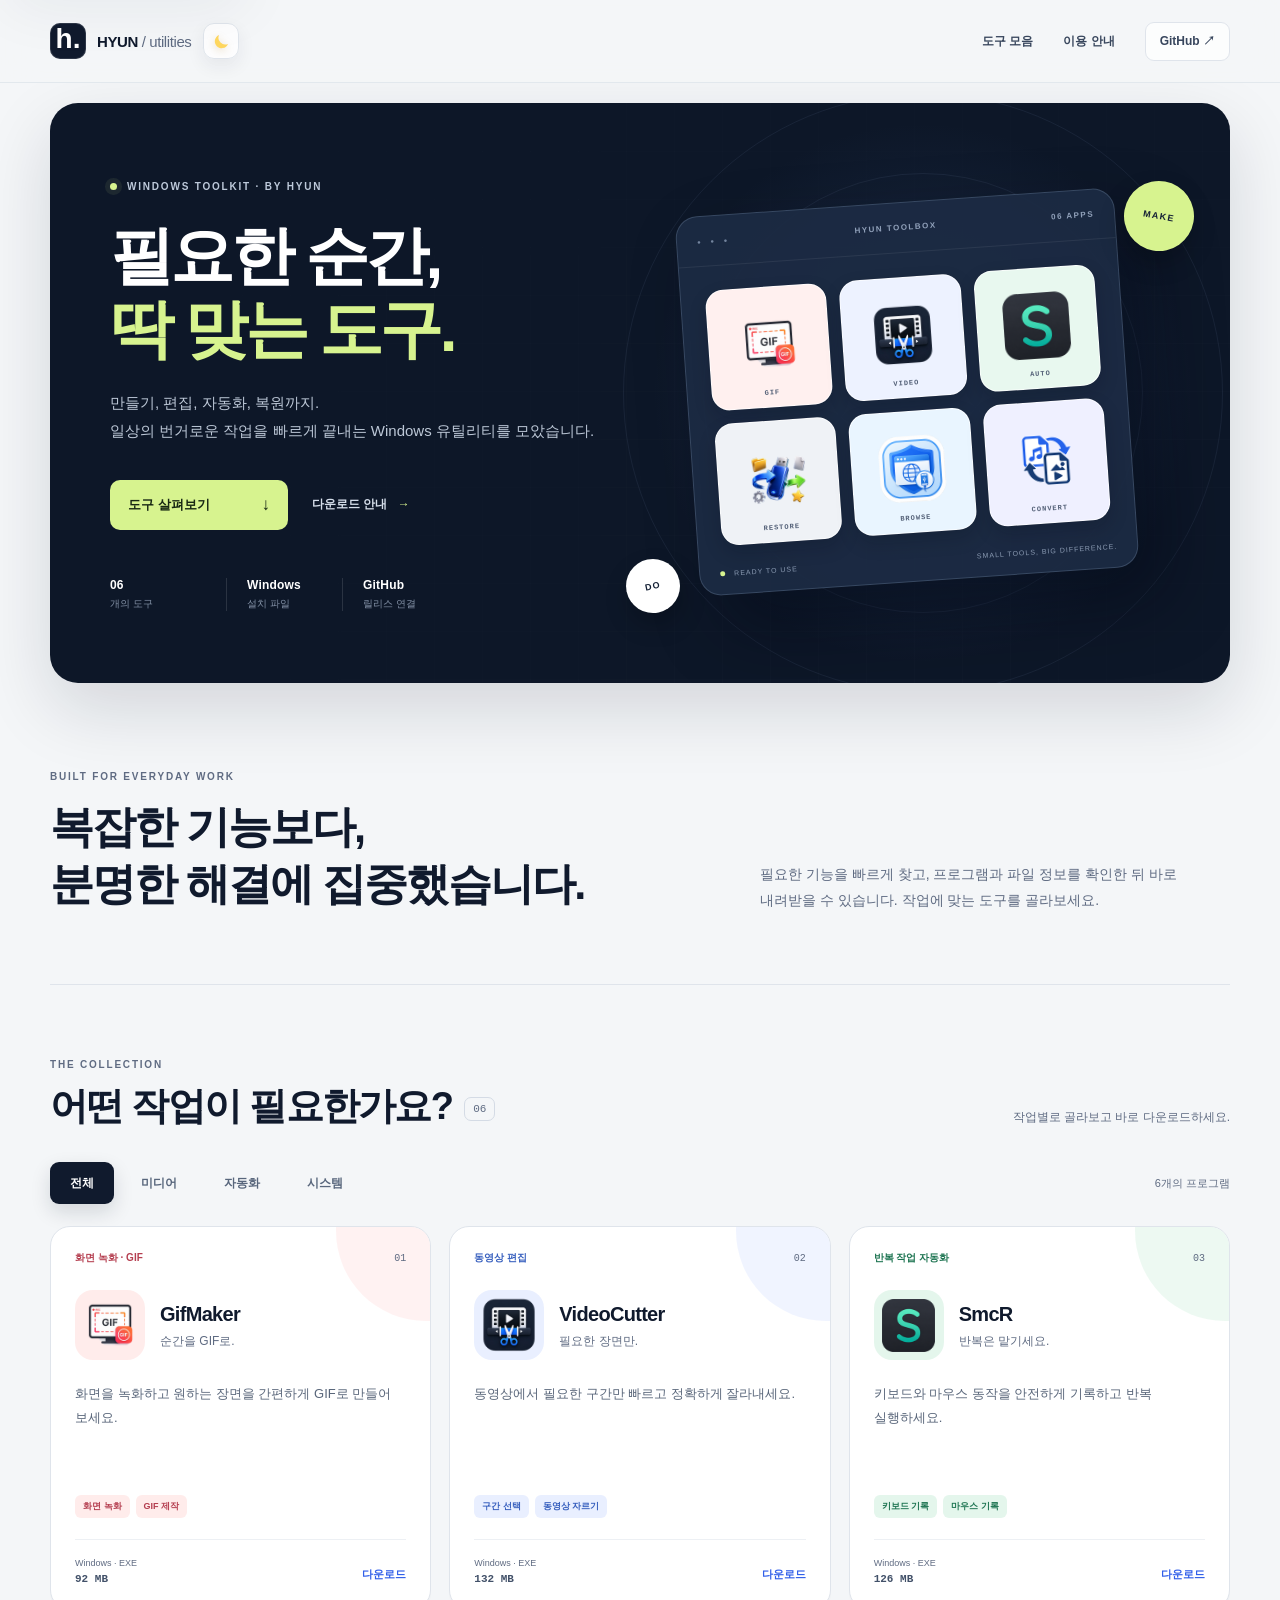
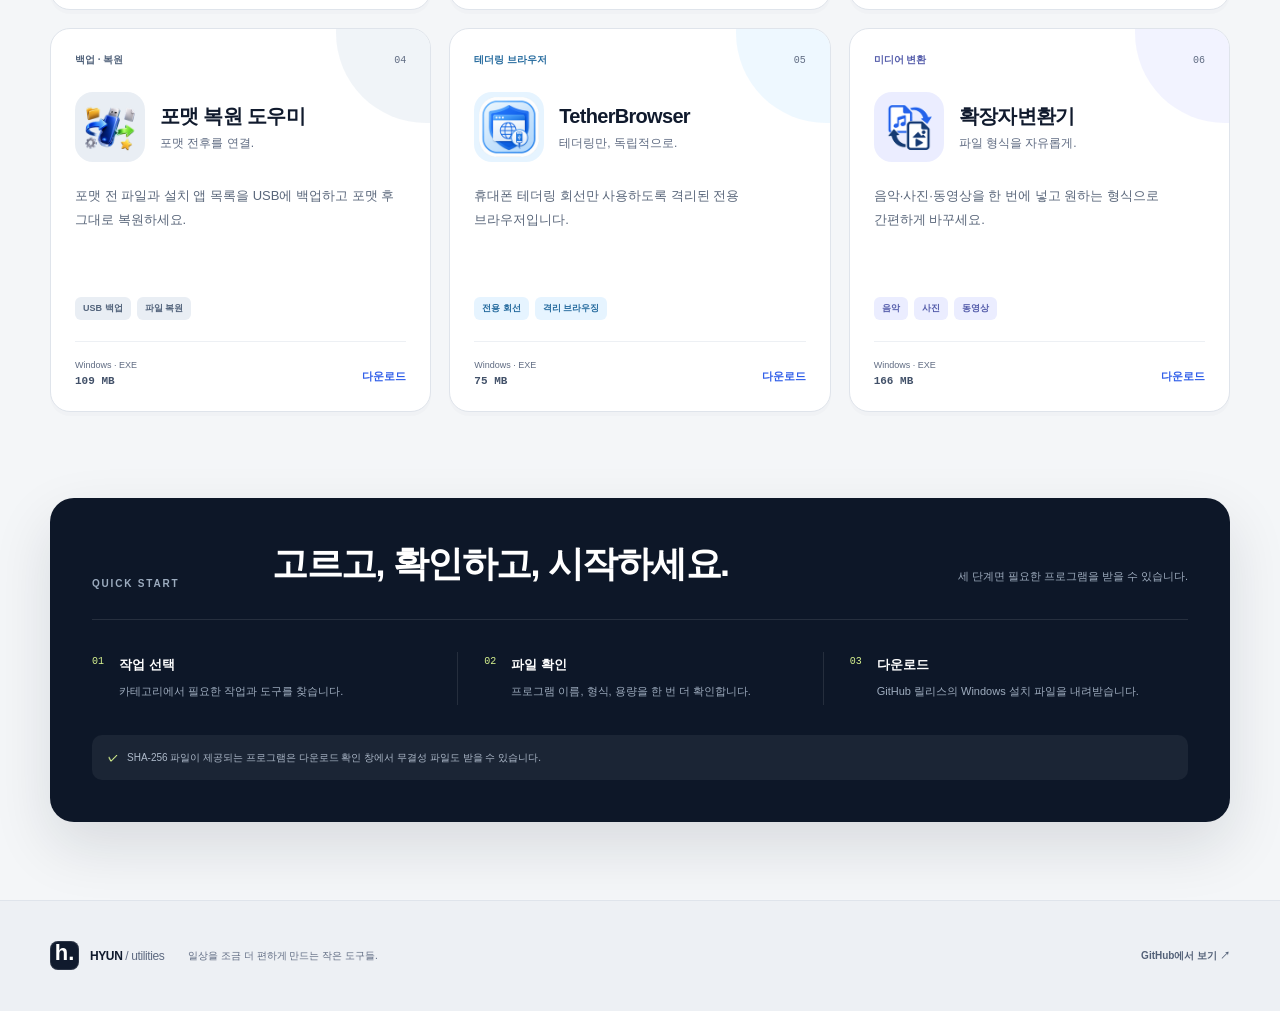
<file: index.html>
<!doctype html>
<html lang="ko">
<head>
  <meta charset="utf-8">
  <meta name="viewport" content="width=device-width, initial-scale=1">
  <meta name="description" content="GifMaker, VideoCutter, SmcR, 포맷 복원 도우미, TetherBrowser, 확장자변환기를 한곳에서 확인하고 다운로드하세요.">
  <meta name="theme-color" content="#f4f6f8">
  <meta name="color-scheme" content="light dark">
  <title>HYUN Utilities — 필요한 순간, 딱 맞는 도구</title>
  <link rel="icon" href="assets/favicon.svg" type="image/svg+xml">
  <link rel="icon" href="assets/favicon.png" sizes="64x64">
  <script>
    (() => {
      let savedTheme = null;
      try { savedTheme = localStorage.getItem('hyun-theme'); } catch {}
      const theme = savedTheme === 'light' || savedTheme === 'dark'
        ? savedTheme
        : matchMedia('(prefers-color-scheme: dark)').matches ? 'dark' : 'light';
      document.documentElement.dataset.theme = theme;
      document.querySelector('meta[name="theme-color"]').content = theme === 'dark' ? '#09111e' : '#f4f6f8';
    })();
  </script>
  <link rel="stylesheet" href="styles.css?v=20261103-1">
</head>
<body>
  <a class="skip-link" href="#catalog">프로그램 목록으로 건너뛰기</a>

  <header class="site-header">
    <div class="header-inner wrap">
      <div class="brand-controls">
        <a class="wordmark" href="./" aria-label="HYUN Utilities 홈">
          <span class="brand-mark" aria-hidden="true">h.</span>
          <span class="brand-name">HYUN <span>/ utilities</span></span>
        </a>
        <button class="theme-toggle" type="button" aria-label="다크 모드로 전환" aria-pressed="false" title="다크 모드로 전환">
          <svg class="theme-icon theme-icon-sun" viewBox="0 0 24 24" aria-hidden="true">
            <circle cx="12" cy="12" r="4.25"></circle>
            <path d="M12 2.2v2.1M12 19.7v2.1M2.2 12h2.1M19.7 12h2.1M5.08 5.08l1.49 1.49M17.43 17.43l1.49 1.49M18.92 5.08l-1.49 1.49M6.57 17.43l-1.49 1.49"></path>
          </svg>
          <svg class="theme-icon theme-icon-moon" viewBox="0 0 24 24" aria-hidden="true">
            <path d="M20.2 15.1A8.6 8.6 0 0 1 8.9 3.8 8.65 8.65 0 1 0 20.2 15.1Z"></path>
          </svg>
        </button>
      </div>
      <nav aria-label="주 메뉴">
        <a href="#catalog">도구 모음</a>
        <a href="#guide">이용 안내</a>
        <a class="nav-github" href="https://github.com/HYUN-EXE/downloads" target="_blank" rel="noreferrer">GitHub <span aria-hidden="true">↗</span></a>
      </nav>
    </div>
  </header>

  <main>
    <section class="hero wrap" aria-labelledby="hero-title">
      <div class="hero-copy">
        <p class="eyebrow"><span aria-hidden="true"></span> WINDOWS TOOLKIT · BY HYUN</p>
        <h1 id="hero-title">필요한 순간,<br><em>딱 맞는 도구.</em></h1>
        <p class="hero-description">만들기, 편집, 자동화, 복원까지.<br>일상의 번거로운 작업을 빠르게 끝내는 Windows 유틸리티를 모았습니다.</p>
        <div class="hero-actions">
          <a class="primary-cta" href="#catalog">도구 살펴보기 <span aria-hidden="true">↓</span></a>
          <a class="text-cta" href="#guide">다운로드 안내 <span aria-hidden="true">→</span></a>
        </div>
        <ul class="hero-facts" aria-label="사이트 특징">
          <li><strong>06</strong><span>개의 도구</span></li>
          <li><strong>Windows</strong><span>설치 파일</span></li>
          <li><strong>GitHub</strong><span>릴리스 연결</span></li>
        </ul>
      </div>

      <div class="hero-art" aria-hidden="true">
        <span class="orbit orbit-one"></span>
        <span class="orbit orbit-two"></span>
        <div class="toolbox-window">
          <div class="toolbox-bar">
            <span class="window-dots">● ● ●</span>
            <span>HYUN TOOLBOX</span>
            <span>06 APPS</span>
          </div>
          <div class="toolbox-grid">
            <div class="tool-tile tile-coral"><img src="assets/gifmaker-icon.png" alt="" width="68" height="68"><span>GIF</span></div>
            <div class="tool-tile tile-blue"><img src="assets/videocutter-icon.png" alt="" width="68" height="68"><span>VIDEO</span></div>
            <div class="tool-tile tile-mint"><img src="assets/smcr-icon.png?v=1.5.1" alt="" width="68" height="68"><span>AUTO</span></div>
            <div class="tool-tile tile-slate"><img src="assets/formatrestore-icon.png" alt="" width="68" height="68"><span>RESTORE</span></div>
            <div class="tool-tile tile-sky"><img src="assets/tetherbrowser-icon.png" alt="" width="68" height="68"><span>BROWSE</span></div>
            <div class="tool-tile tile-indigo"><img src="assets/formatchanger-icon.png" alt="" width="68" height="68"><span>CONVERT</span></div>
          </div>
          <div class="toolbox-footer"><span><i></i> READY TO USE</span><span>SMALL TOOLS, BIG DIFFERENCE.</span></div>
        </div>
        <span class="art-sticker sticker-one">MAKE</span>
        <span class="art-sticker sticker-two">DO</span>
      </div>
    </section>

    <section class="intro wrap" aria-labelledby="intro-title">
      <p class="section-kicker">BUILT FOR EVERYDAY WORK</p>
      <div class="intro-layout">
        <h2 id="intro-title">복잡한 기능보다,<br>분명한 해결에 집중했습니다.</h2>
        <p>필요한 기능을 빠르게 찾고, 프로그램과 파일 정보를 확인한 뒤 바로 내려받을 수 있습니다. 작업에 맞는 도구를 골라보세요.</p>
      </div>
    </section>

    <section class="catalog wrap" id="catalog" aria-labelledby="catalog-title">
      <div class="section-heading">
        <div>
          <p class="section-kicker">THE COLLECTION</p>
          <h2 id="catalog-title">어떤 작업이 필요한가요?<span class="count">06</span></h2>
        </div>
        <p class="section-note">작업별로 골라보고 바로 다운로드하세요.</p>
      </div>

      <div class="catalog-toolbar">
        <div class="filters" role="group" aria-label="프로그램 분류" hidden>
          <button type="button" data-filter="all" aria-pressed="true" aria-controls="app-list">전체</button>
          <button type="button" data-filter="media" aria-pressed="false" aria-controls="app-list">미디어</button>
          <button type="button" data-filter="automation" aria-pressed="false" aria-controls="app-list">자동화</button>
          <button type="button" data-filter="system" aria-pressed="false" aria-controls="app-list">시스템</button>
        </div>
        <span class="results-count" role="status" aria-live="polite">6개의 프로그램</span>
      </div>

      <ul class="app-list" id="app-list">
        <li data-category="media" class="app-card app-coral">
          <div class="card-top"><span class="app-category">화면 녹화 · GIF</span><span class="card-index">01</span></div>
          <div class="product-heading">
            <div class="icon-stage"><img class="row-icon" width="68" height="68" src="assets/gifmaker-icon.png" alt="GifMaker 아이콘"></div>
            <div class="product-name"><h3>GifMaker</h3><p>순간을 GIF로.</p></div>
          </div>
          <p class="product-description">화면을 녹화하고 원하는 장면을 간편하게 GIF로 만들어 보세요.</p>
          <ul class="feature-list" aria-label="주요 기능"><li>화면 녹화</li><li>GIF 제작</li></ul>
          <div class="card-action">
            <span class="file-info"><span>Windows · EXE</span><strong>92 MB</strong></span>
            <a class="download-link" href="https://github.com/HYUN-EXE/GifMaker-Releases/releases/latest/download/GifMaker_Setup.exe" data-hash aria-label="GifMaker EXE 다운로드">다운로드</a>
          </div>
        </li>

        <li data-category="media" class="app-card app-blue">
          <div class="card-top"><span class="app-category">동영상 편집</span><span class="card-index">02</span></div>
          <div class="product-heading">
            <div class="icon-stage"><img class="row-icon" width="68" height="68" src="assets/videocutter-icon.png" alt="VideoCutter 아이콘"></div>
            <div class="product-name"><h3>VideoCutter</h3><p>필요한 장면만.</p></div>
          </div>
          <p class="product-description">동영상에서 필요한 구간만 빠르고 정확하게 잘라내세요.</p>
          <ul class="feature-list" aria-label="주요 기능"><li>구간 선택</li><li>동영상 자르기</li></ul>
          <div class="card-action">
            <span class="file-info"><span>Windows · EXE</span><strong>132 MB</strong></span>
            <a class="download-link" href="https://github.com/HYUN-EXE/VideoCutter-Releases/releases/latest/download/VideoCutter_Setup.exe" data-hash aria-label="VideoCutter EXE 다운로드">다운로드</a>
          </div>
        </li>

        <li data-category="automation" class="app-card app-mint">
          <div class="card-top"><span class="app-category">반복 작업 자동화</span><span class="card-index">03</span></div>
          <div class="product-heading">
            <div class="icon-stage"><img class="row-icon" width="68" height="68" src="assets/smcr-icon.png?v=1.5.1" alt="SmcR 아이콘"></div>
            <div class="product-name"><h3>SmcR</h3><p>반복은 맡기세요.</p></div>
          </div>
          <p class="product-description">키보드와 마우스 동작을 안전하게 기록하고 반복 실행하세요.</p>
          <ul class="feature-list" aria-label="주요 기능"><li>키보드 기록</li><li>마우스 기록</li></ul>
          <div class="card-action">
            <span class="file-info"><span>Windows · EXE</span><strong>126 MB</strong></span>
            <a class="download-link" href="https://github.com/HYUN-EXE/SimpleMacro-Releases/releases/latest/download/SmcR_Setup.exe" data-hash aria-label="SmcR EXE 다운로드">다운로드</a>
          </div>
        </li>

        <li data-category="system" class="app-card app-slate">
          <div class="card-top"><span class="app-category">백업 · 복원</span><span class="card-index">04</span></div>
          <div class="product-heading">
            <div class="icon-stage"><img class="row-icon" width="68" height="68" src="assets/formatrestore-icon.png" alt="포맷 복원 도우미 아이콘"></div>
            <div class="product-name"><h3>포맷 복원 도우미</h3><p>포맷 전후를 연결.</p></div>
          </div>
          <p class="product-description">포맷 전 파일과 설치 앱 목록을 USB에 백업하고 포맷 후 그대로 복원하세요.</p>
          <ul class="feature-list" aria-label="주요 기능"><li>USB 백업</li><li>파일 복원</li></ul>
          <div class="card-action">
            <span class="file-info"><span>Windows · EXE</span><strong>109 MB</strong></span>
            <a class="download-link" href="https://github.com/HYUN-EXE/FormatRestoreHelper-Releases/releases/latest/download/FormatRestoreHelper_Setup.exe" data-hash aria-label="포맷 복원 도우미 EXE 다운로드">다운로드</a>
          </div>
        </li>

        <li data-category="system" class="app-card app-sky">
          <div class="card-top"><span class="app-category">테더링 브라우저</span><span class="card-index">05</span></div>
          <div class="product-heading">
            <div class="icon-stage"><img class="row-icon" width="68" height="68" src="assets/tetherbrowser-icon.png" alt="TetherBrowser 아이콘"></div>
            <div class="product-name"><h3>TetherBrowser</h3><p>테더링만, 독립적으로.</p></div>
          </div>
          <p class="product-description">휴대폰 테더링 회선만 사용하도록 격리된 전용 브라우저입니다.</p>
          <ul class="feature-list" aria-label="주요 기능"><li>전용 회선</li><li>격리 브라우징</li></ul>
          <div class="card-action">
            <span class="file-info"><span>Windows · EXE</span><strong>75 MB</strong></span>
            <a class="download-link" href="https://github.com/HYUN-EXE/TetherBrowser-Releases/releases/latest/download/TetherBrowser_Setup.exe" aria-label="TetherBrowser EXE 다운로드">다운로드</a>
          </div>
        </li>

        <li data-category="media" class="app-card app-indigo">
          <div class="card-top"><span class="app-category">미디어 변환</span><span class="card-index">06</span></div>
          <div class="product-heading">
            <div class="icon-stage"><img class="row-icon" width="68" height="68" src="assets/formatchanger-icon.png" alt="확장자변환기 아이콘"></div>
            <div class="product-name"><h3>확장자변환기</h3><p>파일 형식을 자유롭게.</p></div>
          </div>
          <p class="product-description">음악·사진·동영상을 한 번에 넣고 원하는 형식으로 간편하게 바꾸세요.</p>
          <ul class="feature-list" aria-label="주요 기능"><li>음악</li><li>사진</li><li>동영상</li></ul>
          <div class="card-action">
            <span class="file-info"><span>Windows · EXE</span><strong>166 MB</strong></span>
            <a class="download-link" href="https://github.com/HYUN-EXE/FormatChanger-Releases/releases/latest/download/FormatChanger_Setup.exe" data-hash aria-label="확장자변환기 EXE 다운로드">다운로드</a>
          </div>
        </li>
      </ul>
    </section>

    <section class="guide wrap" id="guide" aria-labelledby="guide-title">
      <div class="guide-heading">
        <p class="section-kicker">QUICK START</p>
        <h2 id="guide-title">고르고, 확인하고, 시작하세요.</h2>
        <p>세 단계면 필요한 프로그램을 받을 수 있습니다.</p>
      </div>
      <ol class="guide-steps">
        <li><span>01</span><div><strong>작업 선택</strong><p>카테고리에서 필요한 작업과 도구를 찾습니다.</p></div></li>
        <li><span>02</span><div><strong>파일 확인</strong><p>프로그램 이름, 형식, 용량을 한 번 더 확인합니다.</p></div></li>
        <li><span>03</span><div><strong>다운로드</strong><p>GitHub 릴리스의 Windows 설치 파일을 내려받습니다.</p></div></li>
      </ol>
      <p class="guide-note"><span aria-hidden="true">✓</span> SHA-256 파일이 제공되는 프로그램은 다운로드 확인 창에서 무결성 파일도 받을 수 있습니다.</p>
    </section>
  </main>

  <footer class="site-footer">
    <div class="wrap footer-inner">
      <a class="wordmark" href="./"><span class="brand-mark" aria-hidden="true">h.</span><span class="brand-name">HYUN <span>/ utilities</span></span></a>
      <p>일상을 조금 더 편하게 만드는 작은 도구들.</p>
      <a href="https://github.com/HYUN-EXE/downloads" target="_blank" rel="noreferrer">GitHub에서 보기 <span aria-hidden="true">↗</span></a>
    </div>
  </footer>

  <dialog class="confirm" aria-labelledby="confirm-title">
    <div class="confirm-icon" aria-hidden="true">↓</div>
    <p class="confirm-kicker">DOWNLOAD CHECK</p>
    <h2 id="confirm-title">이 파일을 다운로드할까요?</h2>
    <div class="confirm-file">
      <strong class="confirm-app"></strong>
      <span>Windows 설치 파일 <span class="confirm-size"></span></span>
    </div>
    <a class="confirm-hash" href="#" hidden>SHA-256 무결성 파일 받기 <span aria-hidden="true">↗</span></a>
    <div class="confirm-actions">
      <button class="confirm-cancel" type="button" autofocus>취소</button>
      <a class="confirm-go" href="#">다운로드</a>
    </div>
  </dialog>

  <script>
    const root = document.documentElement;
    const themeToggle = document.querySelector('.theme-toggle');
    const themeColor = document.querySelector('meta[name="theme-color"]');
    const reduceMotion = matchMedia('(prefers-reduced-motion: reduce)');
    let themeTransitioning = false;

    const applyTheme = (theme, persist = false) => {
      root.dataset.theme = theme;
      themeColor.content = theme === 'dark' ? '#09111e' : '#f4f6f8';
      if (themeToggle) {
        const dark = theme === 'dark';
        const label = dark ? '라이트 모드로 전환' : '다크 모드로 전환';
        themeToggle.setAttribute('aria-pressed', String(dark));
        themeToggle.setAttribute('aria-label', label);
        themeToggle.title = label;
      }
      if (persist) {
        try { localStorage.setItem('hyun-theme', theme); } catch {}
      }
    };

    applyTheme(root.dataset.theme || 'light');

    if (themeToggle) {
      themeToggle.addEventListener('click', () => {
        if (themeTransitioning) return;
        const nextTheme = root.dataset.theme === 'dark' ? 'light' : 'dark';
        const rect = themeToggle.getBoundingClientRect();
        const x = rect.left + rect.width / 2;
        const y = rect.top + rect.height / 2;
        const radius = Math.hypot(Math.max(x, innerWidth - x), Math.max(y, innerHeight - y));

        if (!document.startViewTransition || reduceMotion.matches) {
          applyTheme(nextTheme, true);
          return;
        }

        root.style.setProperty('--theme-x', `${x}px`);
        root.style.setProperty('--theme-y', `${y}px`);
        root.style.setProperty('--theme-radius', `${radius}px`);
        root.classList.add('theme-changing');
        themeTransitioning = true;

        const transition = document.startViewTransition(() => applyTheme(nextTheme, true));
        transition.finished.catch(() => {}).finally(() => {
          root.classList.remove('theme-changing');
          root.style.removeProperty('--theme-x');
          root.style.removeProperty('--theme-y');
          root.style.removeProperty('--theme-radius');
          themeTransitioning = false;
        });
      });
    }

    const cards = [...document.querySelectorAll('.app-card')];
    const count = document.querySelector('.section-heading .count');
    if (count) count.textContent = String(cards.length).padStart(2, '0');

    const filterBar = document.querySelector('.filters');
    const resultsCount = document.querySelector('.results-count');
    if (filterBar) {
      filterBar.hidden = false;
      filterBar.addEventListener('click', event => {
        const button = event.target.closest('button[data-filter]');
        if (!button) return;

        for (const control of filterBar.querySelectorAll('button')) {
          control.setAttribute('aria-pressed', String(control === button));
        }

        let visible = 0;
        for (const card of cards) {
          card.hidden = button.dataset.filter !== 'all' && card.dataset.category !== button.dataset.filter;
          if (!card.hidden) visible++;
        }
        if (resultsCount) resultsCount.textContent = `${visible}개의 프로그램`;
      });
    }

    const confirmBox = document.querySelector('.confirm');
    if (confirmBox && typeof confirmBox.showModal === 'function') {
      const confirmApp = confirmBox.querySelector('.confirm-app');
      const confirmSize = confirmBox.querySelector('.confirm-size');
      const confirmGo = confirmBox.querySelector('.confirm-go');
      const confirmHash = confirmBox.querySelector('.confirm-hash');
      const plainClick = event => event.button === 0 && !event.ctrlKey && !event.metaKey && !event.shiftKey && !event.altKey;

      for (const link of document.querySelectorAll('.download-link')) {
        link.addEventListener('click', event => {
          if (!plainClick(event)) return;
          event.preventDefault();
          const card = link.closest('.app-card');
          confirmApp.textContent = card.querySelector('h3').textContent;
          confirmSize.textContent = `· ${card.querySelector('.file-info strong').textContent}`;
          confirmGo.href = link.href;
          confirmHash.hidden = !('hash' in link.dataset);
          confirmHash.href = `${link.href}.sha256`;
          confirmBox.showModal();
        });
      }

      confirmGo.addEventListener('click', event => {
        if (!plainClick(event)) return;
        event.preventDefault();
        const target = confirmGo.href;
        confirmBox.close();
        location.href = target;
      });

      confirmBox.querySelector('.confirm-cancel').addEventListener('click', () => confirmBox.close());
      confirmBox.addEventListener('click', event => {
        if (event.target !== confirmBox) return;
        const box = confirmBox.getBoundingClientRect();
        const inside = event.clientX >= box.left && event.clientX <= box.right && event.clientY >= box.top && event.clientY <= box.bottom;
        if (!inside) confirmBox.close();
      });
    }
  </script>
</body>
</html>
</file>
<file: styles.css>
/* HYUN Utilities — compact Windows toolkit */
:root {
  color-scheme: light;
  --page: #f4f6f8;
  --surface: #ffffff;
  --ink: #101a2d;
  --muted: #5f6b82;
  --line: #dfe4eb;
  --navy: #0d1728;
  --navy-soft: #16233a;
  --blue: #315fe9;
  --blue-dark: #2347ba;
  --lime: #d7f38f;
  --lime-ink: #182814;
  --shadow: 0 20px 60px rgba(22, 35, 58, .08);
}

* { box-sizing: border-box; margin: 0; padding: 0; }
html { scroll-behavior: smooth; scroll-padding-top: 96px; background: var(--page); }
body {
  min-width: 320px;
  overflow-x: clip;
  background: var(--page);
  color: var(--ink);
  font-family: Pretendard, -apple-system, BlinkMacSystemFont, "Segoe UI", "Noto Sans KR", "Malgun Gothic", sans-serif;
  -webkit-font-smoothing: antialiased;
}
a { color: inherit; text-decoration: none; }
button { color: inherit; font: inherit; }
button, a { -webkit-tap-highlight-color: transparent; }
img { display: block; max-width: 100%; }
.wrap { width: min(1180px, calc(100% - 64px)); margin-inline: auto; }
[hidden] { display: none !important; }

.skip-link {
  position: fixed;
  z-index: 100;
  top: 10px;
  left: 10px;
  padding: 12px 16px;
  border-radius: 8px;
  background: white;
  box-shadow: var(--shadow);
  transform: translateY(-160%);
}
.skip-link:focus { transform: none; }

.site-header {
  position: sticky;
  z-index: 20;
  top: 0;
  border-bottom: 1px solid rgba(223, 228, 235, .82);
  background: rgba(244, 246, 248, .88);
  backdrop-filter: blur(18px);
}
.header-inner { min-height: 82px; display: flex; align-items: center; justify-content: space-between; gap: 28px; }
.brand-controls { display: flex; align-items: center; gap: 12px; flex: none; }
.wordmark { display: inline-flex; align-items: center; gap: 11px; flex: none; }
.brand-mark {
  display: grid;
  place-items: center;
  width: 36px;
  height: 36px;
  padding-bottom: 5px;
  border-radius: 10px;
  background: var(--ink);
  color: white;
  font-size: 28px;
  font-weight: 850;
  line-height: 1;
  box-shadow: inset 0 0 0 1px rgba(255, 255, 255, .12);
}
.brand-name { font-size: 15px; font-weight: 850; letter-spacing: -.4px; }
.brand-name span { color: var(--muted); font-weight: 500; }
.theme-toggle {
  position: relative;
  display: grid;
  place-items: center;
  width: 36px;
  height: 36px;
  flex: none;
  overflow: hidden;
  border: 1px solid var(--line);
  border-radius: 11px;
  background: rgba(255, 255, 255, .76);
  box-shadow: 0 7px 18px rgba(22, 35, 58, .07);
  cursor: pointer;
  transition: border-color .2s, background .2s, transform .2s, box-shadow .2s;
}
.theme-toggle:hover { border-color: #b9c4d3; transform: translateY(-1px); box-shadow: 0 9px 22px rgba(22, 35, 58, .11); }
.theme-icon { position: absolute; width: 19px; height: 19px; transition: opacity .4s ease-in-out, transform .55s cubic-bezier(.37, 0, .63, 1); }
.theme-icon-sun { color: #ff8a34; opacity: 0; transform: rotate(-35deg) scale(.55); }
.theme-icon-sun circle { fill: currentColor; }
.theme-icon-sun path { fill: none; stroke: currentColor; stroke-linecap: round; stroke-width: 1.8; }
.theme-icon-moon { color: #ffd75e; fill: currentColor; opacity: 1; transform: rotate(0) scale(1); filter: drop-shadow(0 2px 4px rgba(168, 111, 0, .24)); }
html[data-theme="dark"] .theme-icon-sun { opacity: 1; transform: rotate(0) scale(1); filter: drop-shadow(0 2px 5px rgba(255, 107, 25, .3)); }
html[data-theme="dark"] .theme-icon-moon { opacity: 0; transform: rotate(28deg) scale(.55); }
.site-header nav { display: flex; align-items: center; gap: 30px; font-size: 12px; font-weight: 700; }
.site-header nav a { padding: 10px 0; color: #38465d; transition: color .2s; }
.site-header nav a:hover { color: var(--blue); }
.site-header .nav-github { padding: 10px 14px; border: 1px solid var(--line); border-radius: 9px; background: rgba(255, 255, 255, .72); }

.hero {
  position: relative;
  isolation: isolate;
  display: grid;
  grid-template-columns: minmax(0, .96fr) minmax(430px, 1.04fr);
  min-height: 580px;
  margin-top: 20px;
  overflow: hidden;
  border-radius: 28px;
  background: var(--navy);
  color: white;
  box-shadow: 0 26px 70px rgba(13, 23, 40, .14);
}
.hero::before {
  content: "";
  position: absolute;
  inset: 0;
  z-index: -1;
  opacity: .24;
  background-image: linear-gradient(rgba(255, 255, 255, .04) 1px, transparent 1px), linear-gradient(90deg, rgba(255, 255, 255, .04) 1px, transparent 1px);
  background-size: 48px 48px;
  mask-image: linear-gradient(90deg, transparent, black 55%);
}
.hero-copy { position: relative; z-index: 2; display: flex; flex-direction: column; justify-content: center; padding: 64px 22px 58px 60px; }
.eyebrow { display: flex; align-items: center; gap: 10px; color: #bdc9da; font-size: 10px; font-weight: 700; letter-spacing: 1.8px; }
.eyebrow span { width: 7px; height: 7px; border-radius: 50%; background: var(--lime); box-shadow: 0 0 0 5px rgba(215, 243, 143, .08); }
h1 { margin-top: 28px; font-size: clamp(44px, 5vw, 67px); line-height: 1.13; letter-spacing: -3.7px; font-weight: 790; word-break: keep-all; }
h1 em { color: var(--lime); font-style: normal; }
.hero-description { margin-top: 24px; color: #bdc8d7; font-size: 15px; line-height: 1.9; word-break: keep-all; }
.hero-actions { display: flex; align-items: center; gap: 24px; margin-top: 34px; }
.primary-cta { display: inline-flex; align-items: center; justify-content: space-between; gap: 34px; min-width: 178px; min-height: 50px; padding: 0 18px; border-radius: 10px; background: var(--lime); color: var(--lime-ink); font-size: 13px; font-weight: 800; transition: transform .2s, background .2s; }
.primary-cta:hover { background: #e5ff9f; transform: translateY(-2px); }
.primary-cta span { font-size: 17px; }
.text-cta { color: #d5deea; font-size: 12px; font-weight: 700; }
.text-cta span { margin-left: 7px; color: var(--lime); }
.hero-facts { display: flex; gap: 0; margin-top: 48px; list-style: none; }
.hero-facts li { min-width: 116px; padding-right: 20px; }
.hero-facts li + li { padding-left: 20px; border-left: 1px solid rgba(255, 255, 255, .12); }
.hero-facts strong, .hero-facts span { display: block; }
.hero-facts strong { font-size: 12px; letter-spacing: .2px; }
.hero-facts span { margin-top: 5px; color: #8492a7; font-size: 10px; }

.hero-art { position: relative; display: grid; place-items: center; min-width: 0; padding: 52px 50px 54px 18px; background: radial-gradient(circle at 50% 50%, rgba(77, 111, 173, .24), transparent 64%); }
.orbit { position: absolute; width: 440px; height: 440px; border: 1px solid rgba(143, 168, 210, .09); border-radius: 50%; }
.orbit-two { width: 600px; height: 600px; }
.toolbox-window { position: relative; z-index: 2; width: min(440px, 100%); overflow: hidden; border: 1px solid rgba(172, 193, 226, .2); border-radius: 22px; background: rgba(28, 43, 67, .94); box-shadow: 26px 34px 70px rgba(0, 7, 20, .45); transform: rotate(-4deg); }
.toolbox-bar { display: grid; grid-template-columns: 1fr auto 1fr; align-items: center; min-height: 50px; padding: 0 20px; border-bottom: 1px solid rgba(255, 255, 255, .07); color: #91a1ba; font-size: 8px; font-weight: 700; letter-spacing: 1.5px; }
.toolbox-bar > :last-child { text-align: right; }
.window-dots { color: #73849e; font-size: 6px; letter-spacing: 4px; }
.toolbox-grid { display: grid; grid-template-columns: repeat(3, 1fr); gap: 13px; padding: 24px; }
.tool-tile { display: grid; grid-template-rows: 1fr auto; place-items: center; aspect-ratio: 1; padding: 12px 8px 10px; border: 1px solid rgba(255, 255, 255, .7); border-radius: 18px; background: #f3f6fb; box-shadow: 0 8px 18px rgba(3, 9, 20, .18); }
.tool-tile img { width: 66px; height: 66px; object-fit: contain; }
.tool-tile span { color: #536077; font-family: ui-monospace, SFMono-Regular, Consolas, monospace; font-size: 7px; font-weight: 700; letter-spacing: 1px; }
.tile-coral { background: #fff0ef; }
.tile-blue { background: #edf2ff; }
.tile-mint { background: #e8f8ef; }
.tile-slate { background: #eff2f6; }
.tile-sky { background: #e9f5ff; }
.tile-indigo { background: #eff0ff; }
.toolbox-footer { display: flex; justify-content: space-between; gap: 15px; padding: 0 20px 17px; color: #8b9bb3; font-size: 7px; letter-spacing: 1px; }
.toolbox-footer i { display: inline-block; width: 5px; height: 5px; margin-right: 6px; border-radius: 50%; background: var(--lime); }
.art-sticker { position: absolute; z-index: 3; display: grid; place-items: center; width: 70px; height: 70px; border-radius: 50%; color: #142035; font-size: 9px; font-weight: 850; letter-spacing: 1.4px; box-shadow: 0 12px 24px rgba(0, 0, 0, .22); }
.sticker-one { top: 78px; right: 36px; background: var(--lime); transform: rotate(10deg); }
.sticker-two { bottom: 70px; left: 10px; width: 54px; height: 54px; background: #fff; transform: rotate(-12deg); }

.intro { padding-top: 88px; }
.section-kicker { color: var(--muted); font-size: 10px; font-weight: 800; letter-spacing: 1.8px; }
.intro-layout { display: grid; grid-template-columns: 1.05fr .95fr; gap: 80px; align-items: end; margin-top: 17px; padding-bottom: 70px; border-bottom: 1px solid var(--line); }
.intro h2 { max-width: 600px; font-size: clamp(30px, 3.4vw, 44px); line-height: 1.32; letter-spacing: -2px; }
.intro-layout > p { max-width: 470px; justify-self: end; color: var(--muted); font-size: 14px; line-height: 1.9; word-break: keep-all; }

.catalog { padding-top: 74px; }
.section-heading { display: flex; align-items: flex-end; justify-content: space-between; gap: 30px; }
.section-heading h2 { margin-top: 12px; font-size: clamp(28px, 3vw, 38px); line-height: 1.3; letter-spacing: -1.7px; }
.count { display: inline-block; margin-left: 12px; padding: 4px 8px; vertical-align: middle; border: 1px solid #d4dbe5; border-radius: 7px; color: var(--muted); font-family: ui-monospace, SFMono-Regular, Consolas, monospace; font-size: 11px; font-weight: 500; letter-spacing: 0; }
.section-note { padding-bottom: 5px; color: var(--muted); font-size: 12px; }
.catalog-toolbar { display: flex; align-items: center; justify-content: space-between; gap: 20px; margin: 31px 0 22px; }
.filters { display: flex; flex-wrap: wrap; gap: 7px; }
.filters button { min-height: 42px; padding: 0 19px; border: 1px solid transparent; border-radius: 9px; background: transparent; color: #58667c; font-size: 12px; font-weight: 750; cursor: pointer; transition: color .2s, background .2s, border-color .2s; }
.filters button[aria-pressed="true"] { background: var(--ink); color: white; box-shadow: 0 8px 20px rgba(16, 26, 45, .14); }
.filters button:hover:not([aria-pressed="true"]) { border-color: var(--line); background: white; }
.results-count { color: var(--muted); font-size: 11px; white-space: nowrap; }

.app-list { display: grid; grid-template-columns: repeat(3, minmax(0, 1fr)); gap: 18px; list-style: none; }
.app-card { --tint: #edf3ff; --tone: #315fe9; position: relative; display: flex; flex-direction: column; min-width: 0; min-height: 384px; overflow: hidden; padding: 24px; border: 1px solid var(--line); border-radius: 20px; background: var(--surface); box-shadow: 0 4px 0 rgba(24, 35, 56, .015); transition: transform .22s, border-color .22s, box-shadow .22s; }
.app-card::before { content: ""; position: absolute; top: -86px; right: -86px; width: 180px; height: 180px; border-radius: 50%; background: var(--tint); opacity: .66; }
.app-coral { --tint: #ffeceb; --tone: #b53f50; }
.app-blue { --tint: #e9efff; --tone: #375fbe; }
.app-mint { --tint: #e4f6ec; --tone: #1d7451; }
.app-slate { --tint: #e9eef4; --tone: #53647c; }
.app-sky { --tint: #e6f4ff; --tone: #276c9f; }
.app-indigo { --tint: #ebedff; --tone: #555dab; }
.card-top { position: relative; display: flex; align-items: center; justify-content: space-between; gap: 10px; }
.app-category { color: var(--tone); font-size: 10px; font-weight: 800; }
.card-index { color: var(--muted); font-family: ui-monospace, SFMono-Regular, Consolas, monospace; font-size: 10px; }
.product-heading { position: relative; display: flex; align-items: center; gap: 15px; margin-top: 25px; }
.icon-stage { display: grid; place-items: center; width: 70px; height: 70px; flex: none; border-radius: 18px; background: var(--tint); }
.row-icon { width: 60px; height: 60px; object-fit: contain; }
.app-mint .row-icon { width: 53px; height: 53px; }
.product-name { min-width: 0; }
.product-name h3 { overflow-wrap: anywhere; font-size: 20px; line-height: 1.3; letter-spacing: -.7px; }
.product-name p { margin-top: 5px; color: var(--muted); font-size: 12px; line-height: 1.5; word-break: keep-all; }
.product-description { flex: 1; margin-top: 22px; color: #59667a; font-size: 13px; line-height: 1.85; word-break: keep-all; }
.feature-list { display: flex; flex-wrap: wrap; gap: 6px; margin-top: 16px; list-style: none; }
.feature-list li { padding: 5px 8px; border-radius: 6px; background: var(--tint); color: var(--tone); font-size: 9px; font-weight: 700; }
.card-action { display: flex; align-items: flex-end; justify-content: space-between; gap: 14px; margin-top: 21px; padding-top: 18px; border-top: 1px solid #edf0f4; }
.file-info { display: flex; flex-direction: column; gap: 5px; }
.file-info span { color: var(--muted); font-size: 9px; }
.file-info strong { color: #425169; font-family: ui-monospace, SFMono-Regular, Consolas, monospace; font-size: 11px; font-weight: 600; }
.download-link { position: static; display: inline-flex; align-items: center; padding: 3px 0; color: var(--blue); font-size: 11px; font-weight: 800; white-space: nowrap; transition: color .2s; }
.download-link::after { content: ""; position: absolute; inset: 0; z-index: 3; border-radius: 20px; cursor: pointer; }
.download-link:hover { color: var(--blue-dark); }
.download-link:focus-visible { outline: none; }
.download-link:focus-visible::after { box-shadow: inset 0 0 0 3px #6b8cf0; }
.app-card:focus-within { border-color: #8ba4e6; }

.guide { margin-top: 86px; margin-bottom: 78px; padding: 42px; border-radius: 24px; background: var(--navy); color: white; box-shadow: 0 24px 60px rgba(13, 23, 40, .12); }
.guide-heading { display: grid; grid-template-columns: 160px 1fr auto; align-items: end; gap: 20px; padding-bottom: 30px; border-bottom: 1px solid rgba(255, 255, 255, .1); }
.guide .section-kicker { color: #9cacbf; }
.guide-heading h2 { font-size: clamp(24px, 3vw, 36px); letter-spacing: -1.5px; }
.guide-heading > p:last-child { padding-bottom: 5px; color: #9eacbe; font-size: 11px; }
.guide-steps { display: grid; grid-template-columns: repeat(3, 1fr); gap: 0; margin-top: 32px; list-style: none; }
.guide-steps li { display: flex; gap: 15px; padding: 4px 26px; }
.guide-steps li:first-child { padding-left: 0; }
.guide-steps li + li { border-left: 1px solid rgba(255, 255, 255, .1); }
.guide-steps li > span { color: var(--lime); font-family: ui-monospace, SFMono-Regular, Consolas, monospace; font-size: 10px; }
.guide-steps strong { display: block; font-size: 13px; }
.guide-steps p { margin-top: 8px; color: #9eacbe; font-size: 11px; line-height: 1.7; word-break: keep-all; }
.guide-note { display: flex; align-items: flex-start; gap: 9px; margin-top: 30px; padding: 14px 16px; border-radius: 10px; background: rgba(255, 255, 255, .06); color: #aebaca; font-size: 10px; line-height: 1.7; }
.guide-note span { color: var(--lime); font-weight: 800; }

.site-footer { border-top: 1px solid var(--line); background: #edf0f4; }
.footer-inner { display: flex; align-items: center; gap: 24px; min-height: 110px; }
.footer-inner .brand-mark { width: 29px; height: 29px; border-radius: 8px; font-size: 22px; }
.footer-inner .brand-name { font-size: 12px; }
.footer-inner p { color: var(--muted); font-size: 10px; }
.footer-inner > a:last-child { margin-left: auto; color: #536178; font-size: 10px; font-weight: 700; }

.confirm { position: fixed; inset: 0; width: min(460px, calc(100% - 32px)); max-height: calc(100dvh - 32px); margin: auto; overflow: auto; padding: 32px; border: 1px solid var(--line); border-radius: 22px; background: white; color: var(--ink); box-shadow: 0 28px 90px rgba(4, 12, 25, .36); }
.confirm::backdrop { background: rgba(8, 15, 27, .76); backdrop-filter: blur(5px); }
.confirm-icon { display: grid; place-items: center; width: 42px; height: 42px; margin-bottom: 22px; border-radius: 12px; background: #e9efff; color: var(--blue); font-size: 21px; font-weight: 800; }
.confirm-kicker { color: var(--blue); font-size: 9px; font-weight: 800; letter-spacing: 1.5px; }
.confirm h2 { margin-top: 9px; font-size: 25px; line-height: 1.35; letter-spacing: -.8px; }
.confirm-file { display: flex; flex-direction: column; gap: 6px; margin-top: 24px; padding: 18px; border: 1px solid var(--line); border-radius: 12px; background: #f7f8fa; }
.confirm-file strong { font-size: 16px; }
.confirm-file span { color: var(--muted); font-size: 11px; }
.confirm-hash { display: inline-flex; gap: 6px; margin-top: 15px; color: var(--blue); font-size: 11px; font-weight: 700; text-decoration: underline; text-underline-offset: 4px; }
.confirm-actions { display: flex; gap: 10px; margin-top: 28px; }
.confirm-actions > * { display: flex; flex: 1; align-items: center; justify-content: center; min-height: 48px; border: 1px solid var(--line); border-radius: 9px; background: #f0f2f5; color: var(--ink); font-size: 13px; font-weight: 750; cursor: pointer; }
.confirm-actions .confirm-go { border-color: var(--blue); background: var(--blue); color: white; }
.confirm-cancel:hover { background: #e5e9ef; }
.confirm-actions .confirm-go:hover { background: var(--blue-dark); }

a:focus-visible, button:focus-visible { outline: 3px solid #6b8cf0; outline-offset: 4px; }

html[data-theme="dark"] {
  color-scheme: dark;
  --page: #09111e;
  --surface: #111c2c;
  --ink: #eef3fb;
  --muted: #9ba9bc;
  --line: #28384e;
  --navy: #0b1423;
  --navy-soft: #16253a;
  --blue: #86a7ff;
  --blue-dark: #afc4ff;
  --shadow: 0 20px 60px rgba(0, 0, 0, .3);
}
html[data-theme="dark"] .skip-link { background: var(--surface); }
html[data-theme="dark"] .site-header { border-bottom-color: rgba(40, 56, 78, .82); background: rgba(9, 17, 30, .88); }
html[data-theme="dark"] .brand-mark { background: #eef3fb; color: #0b1423; box-shadow: inset 0 0 0 1px rgba(9, 17, 30, .1); }
html[data-theme="dark"] .brand-name span { color: #8998ad; }
html[data-theme="dark"] .theme-toggle { border-color: #304157; background: rgba(18, 29, 45, .9); box-shadow: 0 7px 18px rgba(0, 0, 0, .2); }
html[data-theme="dark"] .theme-toggle:hover { border-color: #526983; background: #172438; }
html[data-theme="dark"] .site-header nav a { color: #b4c0d0; }
html[data-theme="dark"] .site-header nav a:hover { color: var(--blue); }
html[data-theme="dark"] .site-header .nav-github { background: rgba(18, 29, 45, .8); }
html[data-theme="dark"] .section-kicker { color: #91a2b9; }
html[data-theme="dark"] .count { border-color: var(--line); }
html[data-theme="dark"] .filters button { color: #aebbd0; }
html[data-theme="dark"] .filters button[aria-pressed="true"] { background: #eef3fb; color: #0b1423; box-shadow: 0 8px 20px rgba(0, 0, 0, .24); }
html[data-theme="dark"] .filters button:hover:not([aria-pressed="true"]) { border-color: var(--line); background: #121e2f; }
html[data-theme="dark"] .app-coral { --tint: #3a2228; --tone: #ff9da9; }
html[data-theme="dark"] .app-blue { --tint: #202e50; --tone: #9eb7ff; }
html[data-theme="dark"] .app-mint { --tint: #17382d; --tone: #7ad9ae; }
html[data-theme="dark"] .app-slate { --tint: #263344; --tone: #b1bfd2; }
html[data-theme="dark"] .app-sky { --tint: #17354b; --tone: #78c8ff; }
html[data-theme="dark"] .app-indigo { --tint: #292b51; --tone: #b1b6ff; }
html[data-theme="dark"] .card-index { color: #7f8da1; }
html[data-theme="dark"] .product-description { color: #a8b5c7; }
html[data-theme="dark"] .card-action { border-top-color: #243247; }
html[data-theme="dark"] .file-info span { color: #8e9caf; }
html[data-theme="dark"] .file-info strong { color: #c4cfdd; }
html[data-theme="dark"] .app-card:focus-within { border-color: #6889cf; }
html[data-theme="dark"] .guide { border: 1px solid #243247; }
html[data-theme="dark"] .site-footer { background: #0d1726; }
html[data-theme="dark"] .footer-inner > a:last-child { color: #9caac0; }
html[data-theme="dark"] .confirm { background: var(--surface); }
html[data-theme="dark"] .confirm-icon { background: #1a2b4b; }
html[data-theme="dark"] .confirm-file { background: #0d1726; }
html[data-theme="dark"] .confirm-cancel { background: #18263a; }
html[data-theme="dark"] .confirm-actions .confirm-go { color: #09111e; }
html[data-theme="dark"] .confirm-cancel:hover { background: #22334a; }

html.theme-changing::view-transition-old(root),
html.theme-changing::view-transition-new(root) { animation: none; mix-blend-mode: normal; }
html.theme-changing::view-transition-old(root) { z-index: 1; }
html.theme-changing::view-transition-new(root) {
  z-index: 2;
  animation: theme-reveal 1.5s cubic-bezier(.37, 0, .63, 1) both;
}
@keyframes theme-reveal {
  from { clip-path: circle(0 at var(--theme-x) var(--theme-y)); }
  to { clip-path: circle(var(--theme-radius) at var(--theme-x) var(--theme-y)); }
}

@media (hover: hover) and (prefers-reduced-motion: no-preference) {
  .app-card:hover { transform: translateY(-5px); border-color: #becae0; box-shadow: 0 18px 38px rgba(25, 43, 73, .08); }
  html[data-theme="dark"] .app-card:hover { border-color: #455b78; box-shadow: 0 18px 38px rgba(0, 0, 0, .24); }
}

@media (max-width: 1060px) {
  .hero { grid-template-columns: .92fr 1.08fr; min-height: 540px; }
  .hero-copy { padding-left: 38px; }
  h1 { font-size: 50px; }
  .hero-facts li { min-width: 100px; }
  .hero-art { padding-right: 28px; }
  .toolbox-grid { padding: 20px; gap: 10px; }
  .tool-tile img { width: 58px; height: 58px; }
  .app-list { grid-template-columns: repeat(2, minmax(0, 1fr)); }
  .guide-heading { grid-template-columns: 130px 1fr; }
  .guide-heading > p:last-child { display: none; }
}

@media (max-width: 760px) {
  .wrap { width: calc(100% - 36px); }
  html { scroll-padding-top: 78px; }
  .header-inner { min-height: 70px; }
  .site-header nav { gap: 18px; font-size: 11px; }
  .site-header .nav-github { display: none; }
  .hero { grid-template-columns: 1fr; min-height: 0; margin-top: 14px; }
  .hero-copy { padding: 45px 28px 35px; }
  h1 { font-size: clamp(40px, 10vw, 54px); letter-spacing: -2.7px; }
  .hero-description { font-size: 13px; }
  .hero-facts { margin-top: 36px; }
  .hero-facts li { min-width: 0; flex: 1; }
  .hero-facts li + li { padding-left: 13px; }
  .hero-art { min-height: 390px; padding: 24px 50px 54px; }
  .toolbox-window { width: min(420px, 94%); }
  .sticker-one { right: 24px; top: 48px; }
  .sticker-two { left: 28px; bottom: 46px; }
  .intro { padding-top: 60px; }
  .intro-layout { grid-template-columns: 1fr; gap: 22px; padding-bottom: 50px; }
  .intro-layout > p { justify-self: start; }
  .catalog { padding-top: 54px; }
  .section-heading { align-items: flex-start; }
  .section-note { display: none; }
  .guide { margin-top: 60px; margin-bottom: 54px; padding: 30px; }
  .guide-heading { grid-template-columns: 1fr; gap: 10px; }
  .guide-steps { grid-template-columns: 1fr; gap: 20px; }
  .guide-steps li, .guide-steps li:first-child { padding: 0; }
  .guide-steps li + li { padding-top: 20px; border-top: 1px solid rgba(255, 255, 255, .1); border-left: 0; }
}

@media (max-width: 560px) {
  .brand-mark { width: 32px; height: 32px; border-radius: 9px; font-size: 25px; }
  .brand-name { font-size: 13px; }
  .header-inner { gap: 16px; }
  .brand-controls { gap: 9px; }
  .theme-toggle { width: 34px; height: 34px; border-radius: 10px; }
  .site-header nav a:first-child { display: none; }
  .hero-copy { padding: 40px 24px 32px; }
  .hero-actions { align-items: flex-start; flex-direction: column; gap: 18px; margin-top: 28px; }
  .primary-cta { width: 100%; }
  .hero-facts { gap: 0; }
  .hero-facts li { padding-right: 9px; }
  .hero-facts li + li { padding-left: 9px; }
  .hero-facts strong { font-size: 10px; }
  .hero-facts span { font-size: 8px; }
  .hero-art { min-height: 300px; padding: 16px 30px 42px; }
  .toolbox-window { width: 96%; border-radius: 17px; }
  .toolbox-bar { min-height: 38px; padding: 0 13px; }
  .toolbox-grid { gap: 7px; padding: 13px; }
  .tool-tile { padding: 8px 5px 6px; border-radius: 12px; }
  .tool-tile img { width: 44px; height: 44px; }
  .tool-tile span { font-size: 5px; }
  .toolbox-footer { padding: 0 13px 12px; font-size: 5px; }
  .art-sticker { width: 52px; height: 52px; font-size: 7px; }
  .sticker-one { right: 14px; top: 34px; }
  .sticker-two { left: 17px; bottom: 32px; width: 42px; height: 42px; }
  .intro h2 { font-size: 29px; letter-spacing: -1.4px; }
  .intro-layout > p { font-size: 13px; }
  .section-heading h2 { font-size: 27px; }
  .catalog-toolbar { align-items: flex-end; gap: 8px; margin-top: 24px; }
  .filters { gap: 4px; }
  .filters button { min-height: 42px; padding-inline: 13px; font-size: 11px; }
  .results-count { padding-bottom: 2px; font-size: 9px; }
  .app-list { grid-template-columns: 1fr; gap: 14px; }
  .app-card { min-height: 0; padding: 22px; }
  .product-name h3 { font-size: 21px; }
  .product-description { min-height: 48px; font-size: 13px; }
  .guide { padding: 26px 22px; border-radius: 20px; }
  .guide-heading h2 { font-size: 26px; }
  .footer-inner { flex-wrap: wrap; gap: 14px; padding: 24px 0; }
  .footer-inner p { order: 3; width: 100%; }
  .footer-inner > a:last-child { margin-left: auto; }
  .confirm { padding: 24px; }
}

@media (prefers-reduced-motion: reduce) {
  html { scroll-behavior: auto; }
  *, *::before, *::after { scroll-behavior: auto !important; transition: none !important; }
  .primary-cta:hover, .app-card:hover { transform: none; }
  html.theme-changing::view-transition-new(root) { animation: none; }
}
</file>
